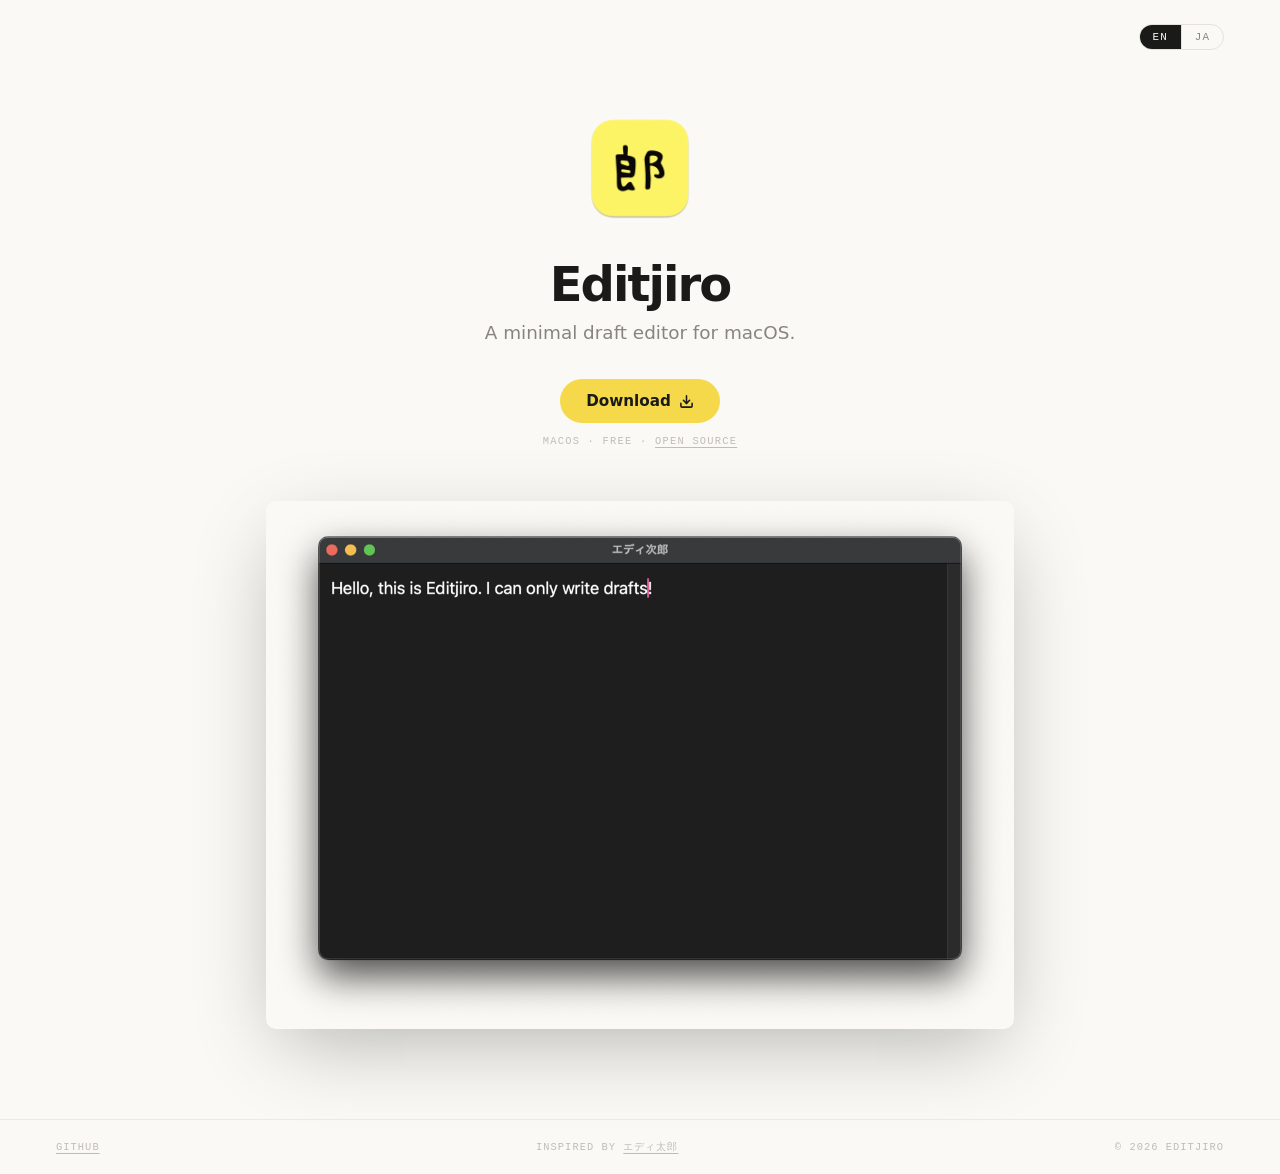
<file: public/index.html>
<!DOCTYPE html>
<html lang="en">
<head>
  <meta charset="UTF-8">
  <meta name="viewport" content="width=device-width, initial-scale=1.0">
  <title>Editjiro — Draft editor for macOS</title>
  <meta name="description" content="A minimal draft editor for macOS. Free and open source.">
  <meta name="author" content="morishin">
  <meta name="robots" content="index, follow">
  <link rel="canonical" href="https://editjiro.morishin.me/">
  <link rel="alternate" hreflang="en" href="https://editjiro.morishin.me/">
  <link rel="alternate" hreflang="ja" href="https://editjiro.morishin.me/ja/">
  <link rel="alternate" hreflang="x-default" href="https://editjiro.morishin.me/">
  <link rel="icon" type="image/webp" href="assets/icon.webp">
  <meta property="og:type" content="website">
  <meta property="og:title" content="Editjiro — Draft editor for macOS">
  <meta property="og:description" content="A minimal draft editor for macOS. Free and open source.">
  <meta property="og:url" content="https://editjiro.morishin.me/">
  <meta property="og:image" content="https://editjiro.morishin.me/assets/screenshot.webp">
  <meta name="twitter:card" content="summary_large_image">
  <meta name="twitter:title" content="Editjiro — Draft editor for macOS">
  <meta name="twitter:description" content="A minimal draft editor for macOS. Free and open source.">
  <meta name="twitter:image" content="https://editjiro.morishin.me/assets/screenshot.webp">
  <meta name="twitter:creator" content="@morishin127">
  <link rel="stylesheet" href="assets/style.css">
</head>
<body>

<nav class="lang-switch">
  <a href="/" class="active">EN</a>
  <a href="/ja/">JA</a>
</nav>

<main>
  <section class="hero">
    <img class="app-icon" src="assets/icon.webp" alt="Editjiro" width="120" height="120">
    <h1>Editjiro</h1>
    <p class="sub">A minimal draft editor for macOS.</p>
    <a href="https://github.com/morishin/Editjiro/releases/latest" class="cta">
      Download
      <svg viewBox="0 0 24 24" fill="none" stroke="currentColor" stroke-width="2.5" stroke-linecap="round" stroke-linejoin="round" aria-hidden="true"><path d="M21 15v4a2 2 0 0 1-2 2H5a2 2 0 0 1-2-2v-4"/><polyline points="7 10 12 15 17 10"/><line x1="12" y1="15" x2="12" y2="3"/></svg>
    </a>
    <p class="cta-note">macOS &middot; Free &middot; <a href="https://github.com/morishin/Editjiro">Open Source</a></p>
  </section>

  <section class="screenshot">
    <img src="assets/screenshot.webp" alt="Editjiro screenshot" width="1200" height="847">
  </section>
</main>

<footer>
  <a href="https://github.com/morishin/Editjiro">GitHub</a>
  <span>Inspired by <a href="https://editaro.com/">エディ太郎</a></span>
  <span>&copy; 2026 Editjiro</span>
</footer>

</body>
</html>
</file>
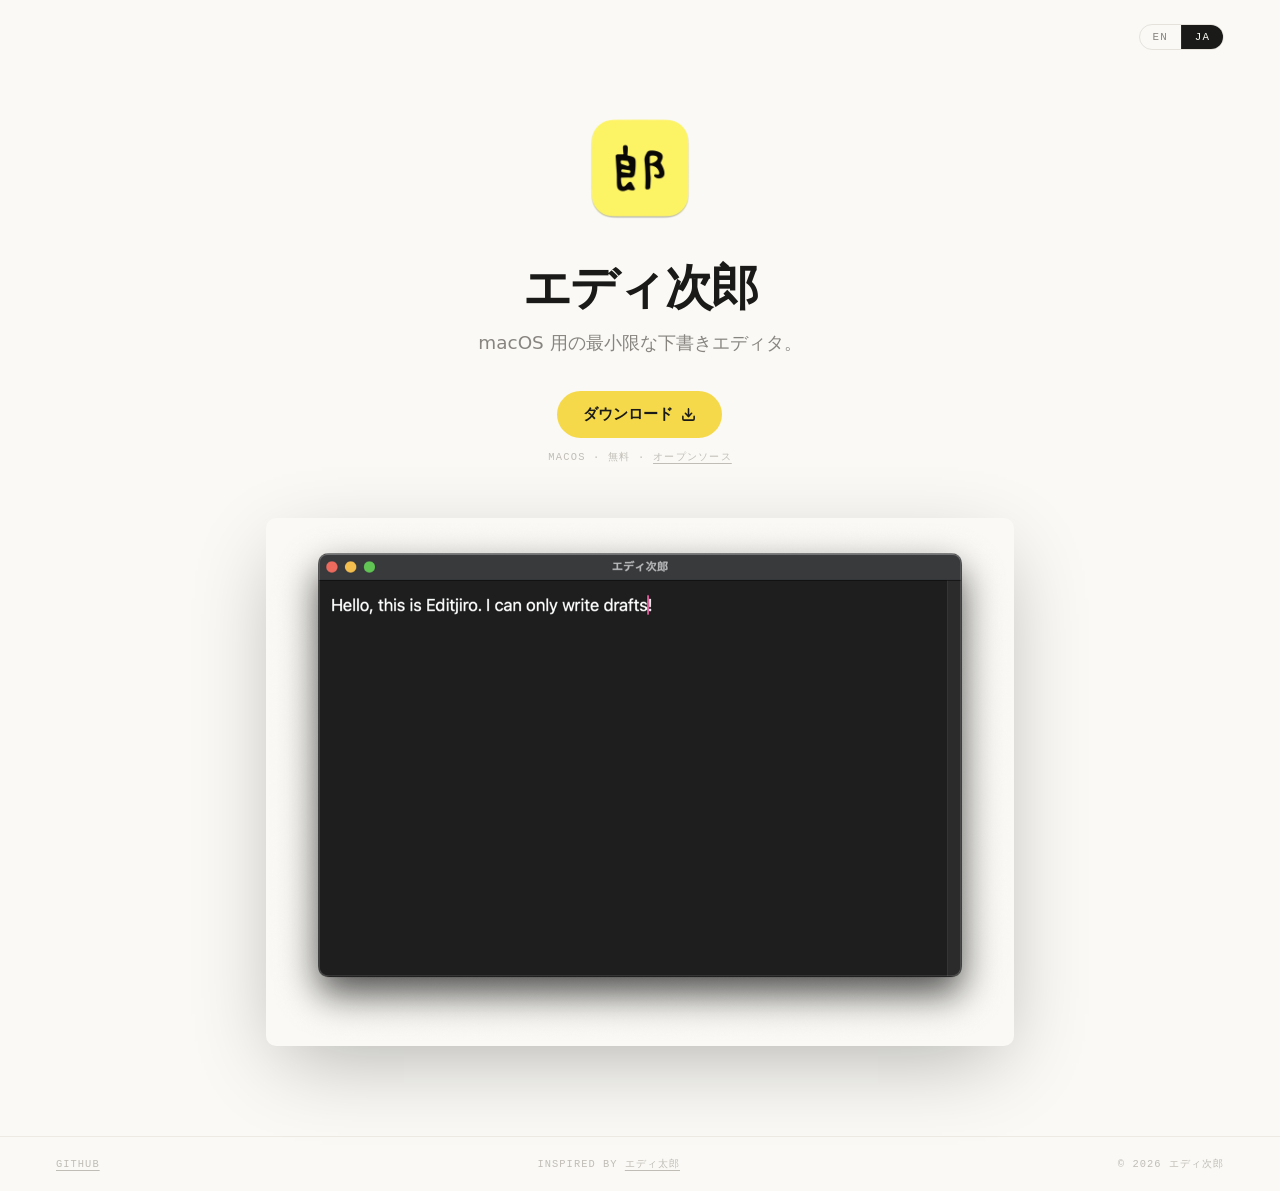
<file: public/ja/index.html>
<!DOCTYPE html>
<html lang="ja">
<head>
  <meta charset="UTF-8">
  <meta name="viewport" content="width=device-width, initial-scale=1.0">
  <title>エディ次郎 — macOS 用下書きエディタ</title>
  <meta name="description" content="macOS 用の最小限な下書きエディタ。無料・オープンソース。">
  <meta name="author" content="morishin">
  <meta name="robots" content="index, follow">
  <link rel="canonical" href="https://editjiro.morishin.me/ja/">
  <link rel="alternate" hreflang="en" href="https://editjiro.morishin.me/">
  <link rel="alternate" hreflang="ja" href="https://editjiro.morishin.me/ja/">
  <link rel="alternate" hreflang="x-default" href="https://editjiro.morishin.me/">
  <link rel="icon" type="image/webp" href="../assets/icon.webp">
  <meta property="og:type" content="website">
  <meta property="og:title" content="エディ次郎 — macOS 用下書きエディタ">
  <meta property="og:description" content="macOS 用の最小限な下書きエディタ。無料・オープンソース。">
  <meta property="og:url" content="https://editjiro.morishin.me/ja/">
  <meta property="og:image" content="https://editjiro.morishin.me/assets/screenshot.webp">
  <meta name="twitter:card" content="summary_large_image">
  <meta name="twitter:title" content="エディ次郎 — macOS 用下書きエディタ">
  <meta name="twitter:description" content="macOS 用の最小限な下書きエディタ。無料・オープンソース。">
  <meta name="twitter:image" content="https://editjiro.morishin.me/assets/screenshot.webp">
  <meta name="twitter:creator" content="@morishin127">
  <link rel="stylesheet" href="../assets/style.css">
</head>
<body>

<nav class="lang-switch">
  <a href="/">EN</a>
  <a href="/ja/" class="active">JA</a>
</nav>

<main>
  <section class="hero">
    <img class="app-icon" src="../assets/icon.webp" alt="エディ次郎" width="120" height="120">
    <h1>エディ次郎</h1>
    <p class="sub">macOS 用の最小限な下書きエディタ。</p>
    <a href="https://github.com/morishin/Editjiro/releases/latest" class="cta">
      ダウンロード
      <svg viewBox="0 0 24 24" fill="none" stroke="currentColor" stroke-width="2.5" stroke-linecap="round" stroke-linejoin="round" aria-hidden="true"><path d="M21 15v4a2 2 0 0 1-2 2H5a2 2 0 0 1-2-2v-4"/><polyline points="7 10 12 15 17 10"/><line x1="12" y1="15" x2="12" y2="3"/></svg>
    </a>
    <p class="cta-note">macOS &middot; 無料 &middot; <a href="https://github.com/morishin/Editjiro">オープンソース</a></p>
  </section>

  <section class="screenshot">
    <img src="../assets/screenshot.webp" alt="エディ次郎のスクリーンショット" width="1200" height="847">
  </section>
</main>

<footer>
  <a href="https://github.com/morishin/Editjiro">GitHub</a>
  <span>Inspired by <a href="https://editaro.com/">エディ太郎</a></span>
  <span>&copy; 2026 エディ次郎</span>
</footer>

</body>
</html>
</file>
<file: public/assets/style.css>
*, *::before, *::after { margin: 0; padding: 0; box-sizing: border-box; }

:root {
  --bg:    #faf9f5;
  --ink:   #1a1a18;
  --ink-2: #888580;
  --ink-3: #c0bdb6;
  --accent: #f5d94a;
  --pad: clamp(20px, 5vw, 56px);
  --font: system-ui, -apple-system, "Helvetica Neue", sans-serif;
  --mono: ui-monospace, "SF Mono", Menlo, monospace;
}

@media (prefers-color-scheme: dark) {
  :root {
    --bg:    #141410;
    --ink:   #f0ede3;
    --ink-2: #948f85;
    --ink-3: #4a4840;
  }
}

html { -webkit-text-size-adjust: 100%; }

body {
  font-family: var(--font);
  background: var(--bg);
  color: var(--ink);
  -webkit-font-smoothing: antialiased;
  min-height: 100vh;
}

a { color: inherit; text-decoration: none; }

/* ── Lang switch ── */
.lang-switch {
  position: absolute;
  top: 24px;
  right: var(--pad);
  display: inline-flex;
  font-family: var(--mono);
  font-size: 0.68rem;
  font-weight: 500;
  letter-spacing: 0.1em;
  text-transform: uppercase;
  border: 1px solid rgba(128, 120, 100, 0.18);
  border-radius: 999px;
  overflow: hidden;
}
.lang-switch a {
  padding: 6px 13px;
  color: var(--ink-2);
  transition: background 0.15s, color 0.15s;
}
.lang-switch a + a { border-left: 1px solid rgba(128, 120, 100, 0.18); }
.lang-switch a.active { background: var(--ink); color: var(--bg); }
.lang-switch a:hover:not(.active) { color: var(--ink); }

/* ── Hero ── */
main {
  display: flex;
  flex-direction: column;
  align-items: center;
}

.hero {
  display: flex;
  flex-direction: column;
  align-items: center;
  text-align: center;
  padding: clamp(64px, 12vh, 110px) var(--pad) clamp(40px, 6vh, 64px);
}

.app-icon {
  width: 120px;
  height: 120px;
  border-radius: 26px;
  margin-bottom: 28px;
}

h1 {
  font-size: clamp(2rem, 5vw, 3rem);
  font-weight: 700;
  letter-spacing: -0.04em;
  margin-bottom: 10px;
}

.sub {
  font-size: clamp(1rem, 2vw, 1.15rem);
  color: var(--ink-2);
  margin-bottom: 36px;
}

.cta {
  display: inline-flex;
  align-items: center;
  gap: 8px;
  padding: 13px 26px;
  background: var(--accent);
  color: #1a1a18;
  font-weight: 600;
  font-size: 0.95rem;
  border-radius: 999px;
  transition: opacity 0.2s, transform 0.2s;
  margin-bottom: 12px;
}
.cta svg { width: 15px; height: 15px; }
.cta:hover { opacity: 0.85; transform: translateY(-1px); }

.cta-note {
  font-family: var(--mono);
  font-size: 0.65rem;
  text-transform: uppercase;
  letter-spacing: 0.12em;
  color: var(--ink-3);
}
.cta-note a {
  color: inherit;
  text-decoration: underline;
  text-underline-offset: 3px;
}
.cta-note a:hover { color: var(--ink-2); }

/* ── Screenshot ── */
.screenshot {
  width: 100%;
  max-width: 860px;
  padding: 0 var(--pad) clamp(60px, 10vh, 100px);
}

.screenshot img {
  width: 100%;
  height: auto;
  border-radius: 10px;
  box-shadow: 0 24px 80px -16px rgba(0, 0, 0, 0.3);
  display: block;
}

@media (prefers-color-scheme: dark) {
  .screenshot img {
    box-shadow: 0 24px 80px -16px rgba(0, 0, 0, 0.7);
  }
}

/* ── Footer ── */
footer {
  border-top: 1px solid rgba(128, 120, 100, 0.12);
  padding: 20px var(--pad);
  display: flex;
  align-items: center;
  justify-content: space-between;
  font-family: var(--mono);
  font-size: 0.65rem;
  text-transform: uppercase;
  letter-spacing: 0.1em;
  color: var(--ink-3);
}
footer a { text-decoration: underline; text-underline-offset: 3px; }
footer a:hover { color: var(--ink-2); }
</file>
